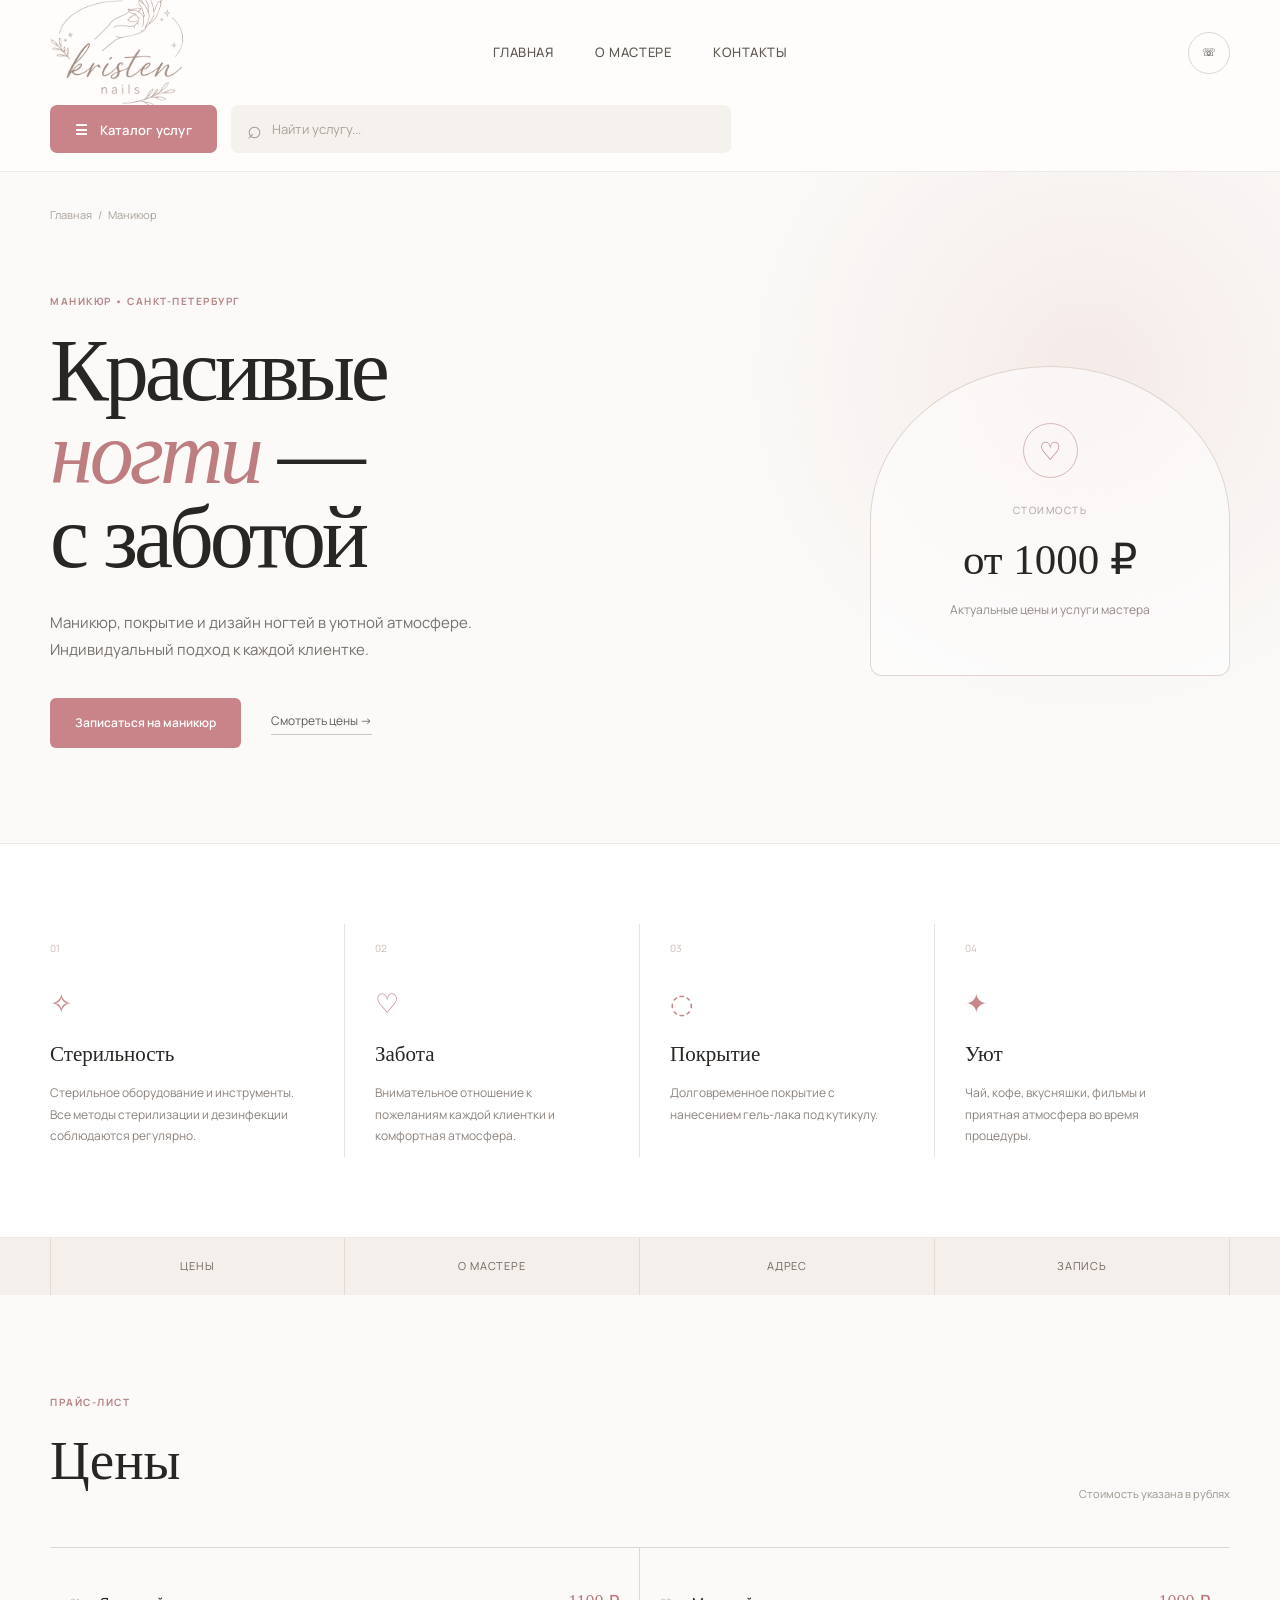
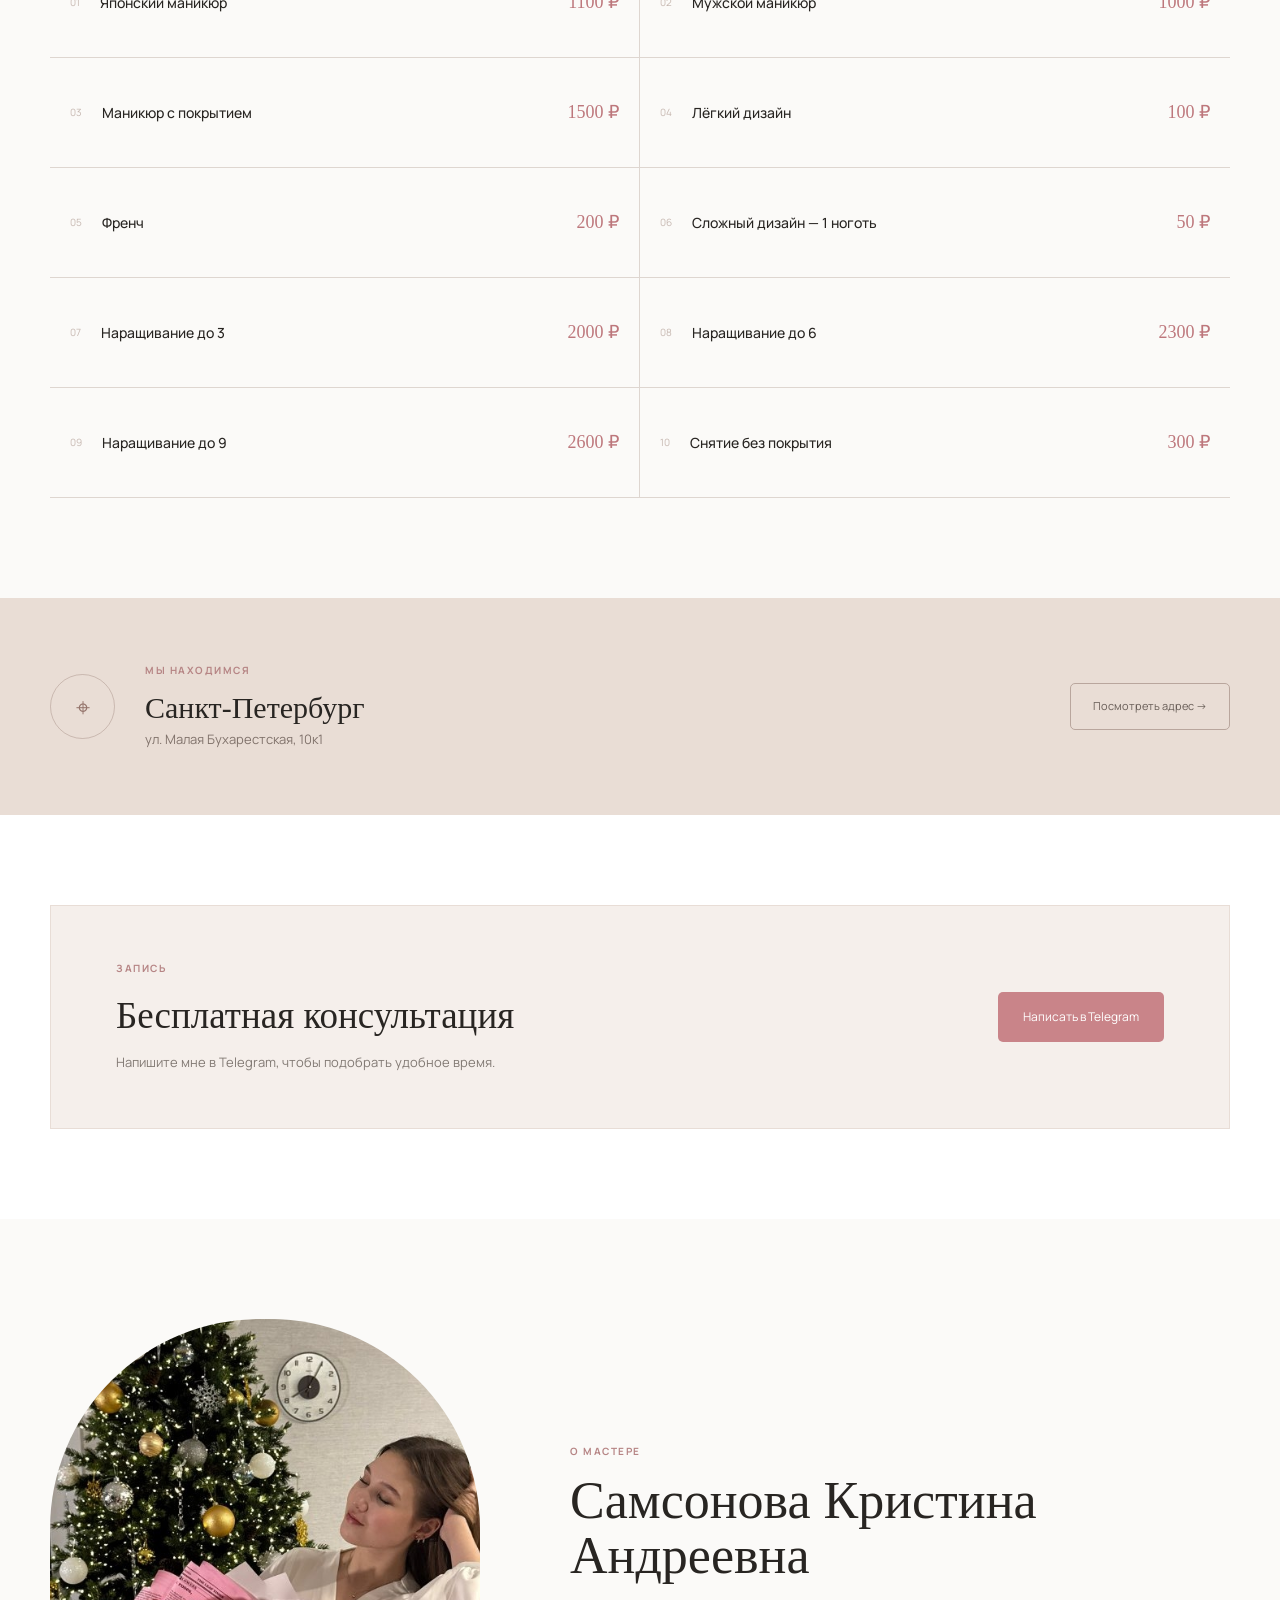
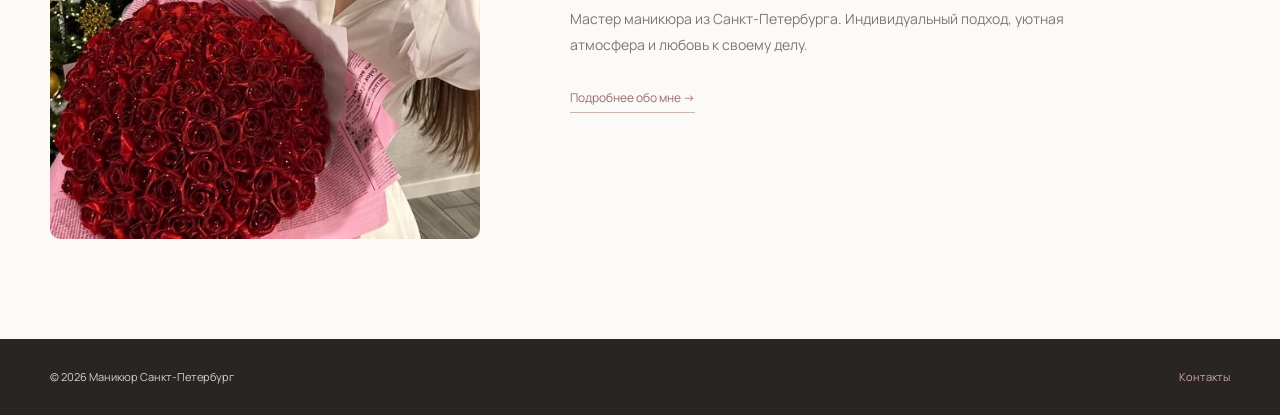
<file: index.html>
<!DOCTYPE html>
<html lang="ru">

<head>
    <meta charset="UTF-8">
    <meta name="viewport" content="width=device-width, initial-scale=1.0">

    <meta name="description"
        content="Маникюр в Санкт-Петербурге. Маникюр с покрытием, наращивание, дизайн ногтей.">

    <title>Маникюр — Санкт-Петербург</title>

    <link rel="stylesheet" href="style.css">

    <link rel="preconnect" href="https://fonts.googleapis.com">
    <link rel="preconnect" href="https://fonts.gstatic.com" crossorigin>

    <link href="https://fonts.googleapis.com/css2?family=Manrope:wght@300;400;500;600;700&display=swap"
        rel="stylesheet">
</head>

<body>

<header class="header">

    <div class="container">

        <div class="header-main">

            <!-- ЛОГОТИП -->
            <a href="index.html" class="logo">
                <img src="logo2.png" alt="Логотип">
            </a>

            <!-- НАВИГАЦИЯ -->
            <nav class="nav">
                <a href="index.html">Главная</a>
                <a href="prof.html">О мастере</a>
                <a href="contacts.html">Контакты</a>
            </nav>

            <!-- СОЦСЕТИ -->
            <div class="socials">
                <a href="https://t.me/knailss" target="_blank">☏</a>
            </div>

            <!-- BURGER -->
            <button class="burger" id="burger" aria-label="Открыть меню">
                <span></span>
                <span></span>
            </button>

        </div>


        <!-- МОБИЛЬНОЕ МЕНЮ -->
        <nav class="mobile-nav" id="mobileNav">

            <a href="index.html">Главная</a>
            <a href="prof.html">О мастере</a>
            <a href="contacts.html">Контакты</a>

            <a href="https://t.me/knailss" target="_blank">
                Записаться
            </a>

        </nav>


        <!-- ПОИСК И КАТАЛОГ -->
        <div class="tools">

            <button class="catalog-button" id="catalogButton">
                <span class="catalog-lines">☰</span>
                Каталог услуг
            </button>

            <div class="search-box">

                <span>⌕</span>

                <input
                    type="text"
                    id="searchInput"
                    placeholder="Найти услугу..."
                    autocomplete="off"
                >

                <button id="clearSearch" type="button">
                    ×
                </button>

            </div>

        </div>


        <!-- ВЫПАДАЮЩИЙ КАТАЛОГ -->
        <div class="catalog" id="catalog">

            <div class="catalog-side">

                <div class="catalog-side-title">
                    Категории
                </div>

                <button class="category active" data-category="all">
                    Все услуги
                </button>

                <button class="category" data-category="manicure">
                    Маникюр
                </button>

                <button class="category" data-category="extension">
                    Наращивание
                </button>

                <button class="category" data-category="design">
                    Дизайн
                </button>

            </div>


            <div class="catalog-content">

                <div class="catalog-top">

                    <div>
                        <span>УСЛУГИ</span>
                        <h2>Маникюр</h2>
                    </div>

                    <button id="catalogClose">
                        ×
                    </button>

                </div>


                <div class="services">


                    <!-- МАНИКЮР -->

                    <div class="service-group" data-group="manicure">

                        <h3>Маникюр</h3>

                        <button class="service">
                            <span>Японский маникюр</span>
                            <b>1100 ₽</b>
                        </button>

                        <button class="service">
                            <span>Мужской маникюр</span>
                            <b>1000 ₽</b>
                        </button>

                        <button class="service">
                            <span>Маникюр с покрытием</span>
                            <b>1500 ₽</b>
                        </button>

                        <button class="service">
                            <span>Снятие без покрытия</span>
                            <b>300 ₽</b>
                        </button>

                    </div>


                    <!-- НАРАЩИВАНИЕ -->

                    <div class="service-group" data-group="extension">

                        <h3>Наращивание</h3>

                        <button class="service">
                            <span>Наращивание до 3</span>
                            <b>2000 ₽</b>
                        </button>

                        <button class="service">
                            <span>Наращивание до 6</span>
                            <b>2300 ₽</b>
                        </button>

                        <button class="service">
                            <span>Наращивание до 9</span>
                            <b>2600 ₽</b>
                        </button>

                    </div>


                    <!-- ДИЗАЙН -->

                    <div class="service-group" data-group="design">

                        <h3>Дизайн</h3>

                        <button class="service">
                            <span>Лёгкий дизайн</span>
                            <b>100 ₽</b>
                        </button>

                        <button class="service">
                            <span>Френч</span>
                            <b>200 ₽</b>
                        </button>

                        <button class="service">
                            <span>Сложный дизайн — 1 ноготь</span>
                            <b>50 ₽</b>
                        </button>

                        <button class="service">
                            <span>Сложный дизайн — 10 ногтей</span>
                            <b>400 ₽</b>
                        </button>

                    </div>


                </div>


                <div class="empty" id="emptySearch">
                    Ничего не найдено
                </div>

            </div>

        </div>

    </div>

</header>


<!-- =====================================================
     ОСНОВНОЙ БЛОК
===================================================== -->

<main>


    <section class="intro">

        <div class="container">

            <div class="breadcrumbs">
                Главная&nbsp;&nbsp; / &nbsp;&nbsp;Маникюр
            </div>


            <div class="intro-grid">


                <div class="intro-copy">

                    <span class="eyebrow">
                        МАНИКЮР • САНКТ-ПЕТЕРБУРГ
                    </span>

                    <h1>
                        Красивые<br>
                        <em>ногти</em> —<br>
                        с заботой
                    </h1>

                    <p>
                        Маникюр, покрытие и дизайн ногтей
                        в уютной атмосфере. Индивидуальный
                        подход к каждой клиентке.
                    </p>


                    <div class="intro-actions">

                        <a
                            href="https://t.me/knailss"
                            target="_blank"
                            class="primary-button"
                        >
                            Записаться на маникюр
                        </a>

                        <a
                            href="#prices"
                            class="text-button"
                        >
                            Смотреть цены →
                        </a>

                    </div>

                </div>


                <div class="intro-card">

                    <div class="round-mark">
                        ♡
                    </div>

                    <span>
                        СТОИМОСТЬ
                    </span>

                    <strong>
                        от 1000 ₽
                    </strong>

                    <p>
                        Актуальные цены
                        и услуги мастера
                    </p>

                </div>


            </div>

        </div>

    </section>


    <!-- =================================================
         ПРЕИМУЩЕСТВА
    ================================================== -->

    <section class="advantages">

        <div class="container">

            <div class="advantages-grid">


                <article>

                    <span class="adv-number">01</span>

                    <div class="adv-icon">✧</div>

                    <h2>
                        Стерильность
                    </h2>

                    <p>
                        Стерильное оборудование
                        и инструменты. Все методы
                        стерилизации и дезинфекции
                        соблюдаются регулярно.
                    </p>

                </article>


                <article>

                    <span class="adv-number">02</span>

                    <div class="adv-icon">♡</div>

                    <h2>
                        Забота
                    </h2>

                    <p>
                        Внимательное отношение
                        к пожеланиям каждой клиентки
                        и комфортная атмосфера.
                    </p>

                </article>


                <article>

                    <span class="adv-number">03</span>

                    <div class="adv-icon">◌</div>

                    <h2>
                        Покрытие
                    </h2>

                    <p>
                        Долговременное покрытие
                        с нанесением гель-лака
                        под кутикулу.
                    </p>

                </article>


                <article>

                    <span class="adv-number">04</span>

                    <div class="adv-icon">✦</div>

                    <h2>
                        Уют
                    </h2>

                    <p>
                        Чай, кофе, вкусняшки,
                        фильмы и приятная атмосфера
                        во время процедуры.
                    </p>

                </article>


            </div>

        </div>

    </section>


    <!-- =================================================
         БЫСТРОЕ МЕНЮ
    ================================================== -->

    <div class="quick-menu">

        <div class="container">

            <a href="#prices">
                Цены
            </a>

            <a href="prof.html">
                О мастере
            </a>

            <a href="contacts.html">
                Адрес
            </a>

            <a href="https://t.me/knailss" target="_blank">
                Запись
            </a>

        </div>

    </div>


    <!-- =================================================
         ЦЕНЫ
    ================================================== -->

    <section class="prices" id="prices">

        <div class="container">

            <div class="heading-row">

                <div>

                    <span class="section-label">
                        ПРАЙС-ЛИСТ
                    </span>

                    <h2>
                        Цены
                    </h2>

                </div>

                <span class="price-note">
                    Стоимость указана в рублях
                </span>

            </div>


            <div class="price-grid">


                <div class="price-card">

                    <div>
                        <span>01</span>
                        <h3>Японский маникюр</h3>
                    </div>

                    <strong>1100 ₽</strong>

                </div>


                <div class="price-card">

                    <div>
                        <span>02</span>
                        <h3>Мужской маникюр</h3>
                    </div>

                    <strong>1000 ₽</strong>

                </div>


                <div class="price-card">

                    <div>
                        <span>03</span>
                        <h3>Маникюр с покрытием</h3>
                    </div>

                    <strong>1500 ₽</strong>

                </div>


                <div class="price-card">

                    <div>
                        <span>04</span>
                        <h3>Лёгкий дизайн</h3>
                    </div>

                    <strong>100 ₽</strong>

                </div>


                <div class="price-card">

                    <div>
                        <span>05</span>
                        <h3>Френч</h3>
                    </div>

                    <strong>200 ₽</strong>

                </div>


                <div class="price-card">

                    <div>
                        <span>06</span>
                        <h3>Сложный дизайн — 1 ноготь</h3>
                    </div>

                    <strong>50 ₽</strong>

                </div>


                <div class="price-card">

                    <div>
                        <span>07</span>
                        <h3>Наращивание до 3</h3>
                    </div>

                    <strong>2000 ₽</strong>

                </div>


                <div class="price-card">

                    <div>
                        <span>08</span>
                        <h3>Наращивание до 6</h3>
                    </div>

                    <strong>2300 ₽</strong>

                </div>


                <div class="price-card">

                    <div>
                        <span>09</span>
                        <h3>Наращивание до 9</h3>
                    </div>

                    <strong>2600 ₽</strong>

                </div>


                <div class="price-card">

                    <div>
                        <span>10</span>
                        <h3>Снятие без покрытия</h3>
                    </div>

                    <strong>300 ₽</strong>

                </div>


            </div>

        </div>

    </section>


    <!-- =================================================
         АДРЕС
    ================================================== -->

    <section class="address-banner">

        <div class="container">

            <div class="address-inner">

                <div class="address-symbol">
                    ⌖
                </div>

                <div>

                    <span class="section-label">
                        МЫ НАХОДИМСЯ
                    </span>

                    <h2>
                        Санкт-Петербург
                    </h2>

                    <p>
                        ул. Малая Бухарестская, 10к1
                    </p>

                </div>

                <a href="contacts.html">
                    Посмотреть адрес →
                </a>

            </div>

        </div>

    </section>


    <!-- =================================================
         КОНСУЛЬТАЦИЯ
    ================================================== -->

    <section class="consultation">

        <div class="container">

            <div class="consultation-inner">

                <div>

                    <span class="section-label">
                        ЗАПИСЬ
                    </span>

                    <h2>
                        Бесплатная консультация
                    </h2>

                    <p>
                        Напишите мне в Telegram,
                        чтобы подобрать удобное время.
                    </p>

                </div>

                <a
                    href="https://t.me/knailss"
                    target="_blank"
                >
                    Написать в Telegram
                </a>

            </div>

        </div>

    </section>


    <!-- =================================================
         МАСТЕР
    ================================================== -->

    <section class="master">

        <div class="container">

            <div class="master-inner">

                <img
                    src="QUYwbh_BqL1K_wieICCinZKc6tBYNd3RIi4gTvfKGK7SWs1xB9AqGP8sX1YcVh6VlB4GwgbgYgaNSH38DUnSvkaX.jpg"
                    alt="Кристина — мастер маникюра"
                >


                <div class="master-info">

                    <span class="section-label">
                        О МАСТЕРЕ
                    </span>

                    <h2>
                        Самсонова
                        Кристина
                        Андреевна
                    </h2>

                    <p>
                        Мастер маникюра из Санкт-Петербурга.
                        Индивидуальный подход, уютная атмосфера
                        и любовь к своему делу.
                    </p>

                    <a href="prof.html">
                        Подробнее обо мне →
                    </a>

                </div>

            </div>

        </div>

    </section>


</main>


<!-- =====================================================
     FOOTER
===================================================== -->

<footer class="footer">

    <div class="container">

        <span>
            © 2026 Маникюр Санкт-Петербург
        </span>

        <a href="contacts.html">
            Контакты
        </a>

    </div>

</footer>


<script>

const catalogButton = document.getElementById("catalogButton");
const catalog = document.getElementById("catalog");
const catalogClose = document.getElementById("catalogClose");

const searchInput = document.getElementById("searchInput");
const clearSearch = document.getElementById("clearSearch");
const emptySearch = document.getElementById("emptySearch");

const categories = document.querySelectorAll(".category");
const serviceGroups = document.querySelectorAll(".service-group");
const services = document.querySelectorAll(".service");

const burger = document.getElementById("burger");
const mobileNav = document.getElementById("mobileNav");


/* КАТАЛОГ */

catalogButton.addEventListener("click", function () {
    catalog.classList.toggle("open");
});


catalogClose.addEventListener("click", function () {
    catalog.classList.remove("open");
});


/* КАТЕГОРИИ */

categories.forEach(function (button) {

    button.addEventListener("click", function () {

        categories.forEach(function (item) {
            item.classList.remove("active");
        });

        button.classList.add("active");

        const category = button.dataset.category;

        serviceGroups.forEach(function (group) {

            if (category === "all") {
                group.style.display = "";
            } else {
                group.style.display =
                    group.dataset.group === category
                        ? ""
                        : "none";
            }

        });

    });

});


/* ПОИСК */

searchInput.addEventListener("input", function () {

    const value = searchInput.value.toLowerCase().trim();

    let found = 0;

    services.forEach(function (service) {

        const text = service.innerText.toLowerCase();

        if (text.includes(value)) {
            service.style.display = "";
            found++;
        } else {
            service.style.display = "none";
        }

    });


    if (value.length > 0) {
        clearSearch.classList.add("show");
        catalog.classList.add("open");
    } else {
        clearSearch.classList.remove("show");
    }


    if (found === 0 && value.length > 0) {
        emptySearch.classList.add("show");
    } else {
        emptySearch.classList.remove("show");
    }

});


clearSearch.addEventListener("click", function () {

    searchInput.value = "";

    clearSearch.classList.remove("show");

    emptySearch.classList.remove("show");

    services.forEach(function (service) {
        service.style.display = "";
    });

});


/* МОБИЛЬНОЕ МЕНЮ */

burger.addEventListener("click", function () {

    mobileNav.classList.toggle("open");

});


/* ЗАКРЫТИЕ КАТАЛОГА ПРИ КЛИКЕ СНАРУЖИ */

document.addEventListener("click", function (event) {

    if (
        catalog.classList.contains("open") &&
        !catalog.contains(event.target) &&
        !catalogButton.contains(event.target) &&
        !searchInput.contains(event.target)
    ) {
        catalog.classList.remove("open");
    }

});

</script>

</body>
</html>
</file>
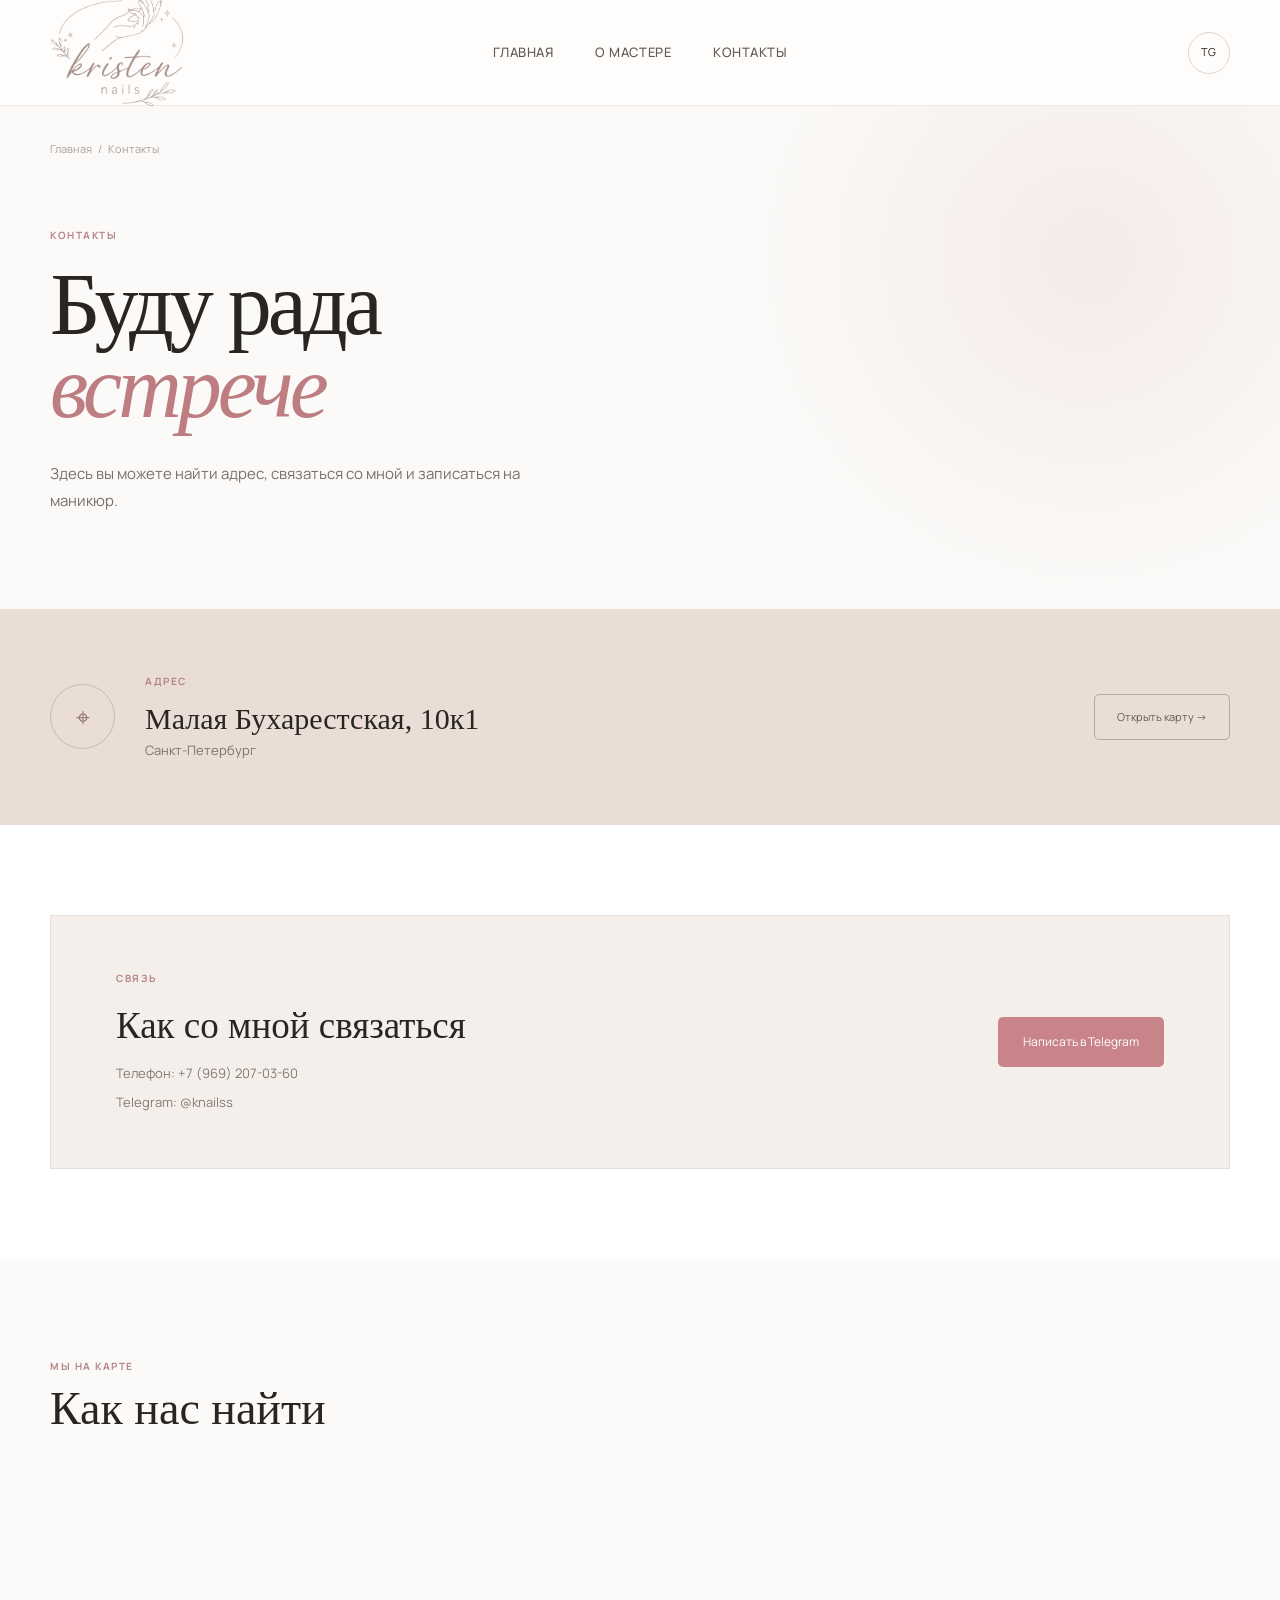
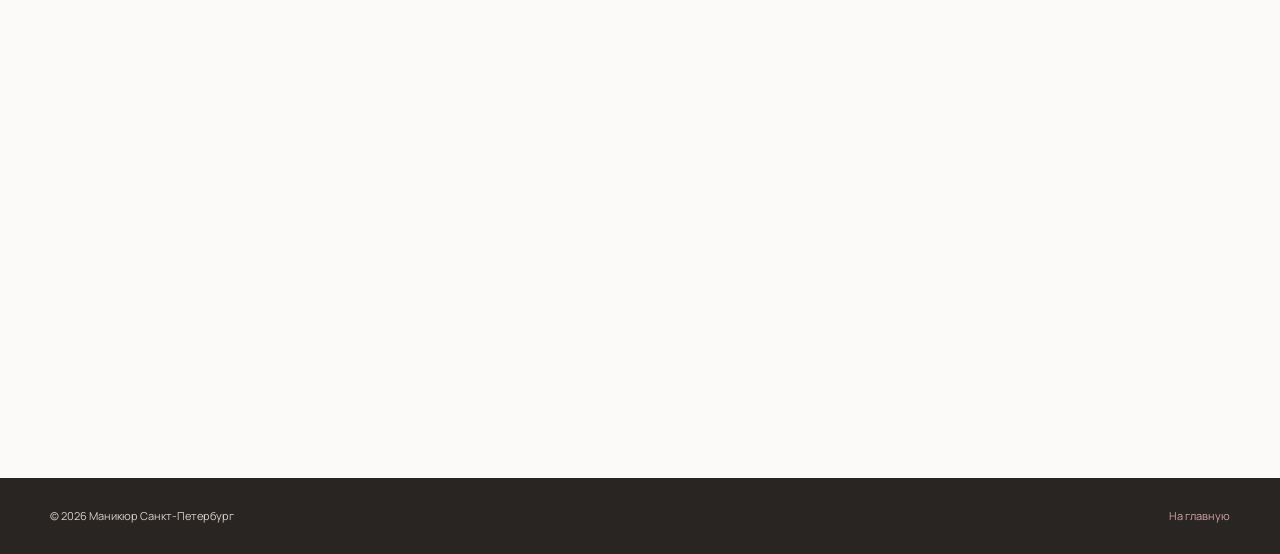
<file: contacts.html>
<!DOCTYPE html>
<html lang="ru">

<head>

    <meta charset="UTF-8">
    <meta name="viewport" content="width=device-width, initial-scale=1.0">

    <title>Контакты — Маникюр Санкт-Петербург</title>

    <link rel="stylesheet" href="style.css">

    <link rel="preconnect" href="https://fonts.googleapis.com">
    <link rel="preconnect" href="https://fonts.gstatic.com" crossorigin>

    <link href="https://fonts.googleapis.com/css2?family=Manrope:wght@300;400;500;600;700&display=swap"
        rel="stylesheet">

</head>

<body>


<header class="header">

    <div class="container">

        <div class="header-main">

            <a href="index.html" class="logo">
                <img src="logo2.png" alt="Логотип">
            </a>


            <nav class="nav">

                <a href="index.html">
                    Главная
                </a>

                <a href="prof.html">
                    О мастере
                </a>

                <a href="contacts.html">
                    Контакты
                </a>

            </nav>


            <div class="socials">

                <a href="https://t.me/knailss" target="_blank">
                    TG
                </a>

            </div>


            <button class="burger" id="burger">
                <span></span>
                <span></span>
            </button>

        </div>


        <nav class="mobile-nav" id="mobileNav">

            <a href="index.html">
                Главная
            </a>

            <a href="prof.html">
                О мастере
            </a>

            <a href="contacts.html">
                Контакты
            </a>

            <a href="https://t.me/knailss" target="_blank">
                Записаться
            </a>

        </nav>

    </div>

</header>


<main>


    <section class="intro">

        <div class="container">

            <div class="breadcrumbs">
                Главная&nbsp;&nbsp; / &nbsp;&nbsp;Контакты
            </div>


            <div class="intro-copy">

                <span class="eyebrow">
                    КОНТАКТЫ
                </span>

                <h1>
                    Буду рада<br>
                    <em>встрече</em>
                </h1>

                <p>
                    Здесь вы можете найти адрес,
                    связаться со мной и записаться
                    на маникюр.
                </p>

            </div>

        </div>

    </section>


    <section class="address-banner">

        <div class="container">

            <div class="address-inner">

                <div class="address-symbol">
                    ⌖
                </div>

                <div>

                    <span class="section-label">
                        АДРЕС
                    </span>

                    <h2>
                        Малая Бухарестская, 10к1
                    </h2>

                    <p>
                        Санкт-Петербург
                    </p>

                </div>

                <a
                    href="https://yandex.ru/maps/?ll=30.4016%2C59.8616&z=17&text=Малая%20Бухарестская%2010к1"
                    target="_blank"
                >
                    Открыть карту →
                </a>

            </div>

        </div>

    </section>


    <section class="consultation">

        <div class="container">

            <div class="consultation-inner">

                <div>

                    <span class="section-label">
                        СВЯЗЬ
                    </span>

                    <h2>
                        Как со мной связаться
                    </h2>

                    <p>
                        Телефон:
                        +7 (969) 207-03-60
                    </p>

                    <p>
                        Telegram:
                        @knailss
                    </p>

                </div>


                <a
                    href="https://t.me/knailss"
                    target="_blank"
                >
                    Написать в Telegram
                </a>

            </div>

        </div>

    </section>


    <section class="master">

        <div class="container">

            <span class="section-label">
                МЫ НА КАРТЕ
            </span>


            <h2 style="font-family: Georgia, serif; font-size: 46px; font-weight: 400; margin-bottom: 35px;">
                Как нас найти
            </h2>


            <iframe
                src="https://yandex.ru/map-widget/v1/?ll=30.4016%2C59.8616&z=17&text=Малая%20Бухарестская%2010к1"
                width="100%"
                height="500"
                frameborder="0"
                title="Местоположение на карте"
                style="border:0; border-radius:12px;"
            >
            </iframe>

        </div>

    </section>


</main>


<footer class="footer">

    <div class="container">

        <span>
            © 2026 Маникюр Санкт-Петербург
        </span>

        <a href="index.html">
            На главную
        </a>

    </div>

</footer>


<script>

const burger = document.getElementById("burger");
const mobileNav = document.getElementById("mobileNav");

burger.addEventListener("click", function () {
    mobileNav.classList.toggle("open");
});

</script>


</body>
</html>
</file>
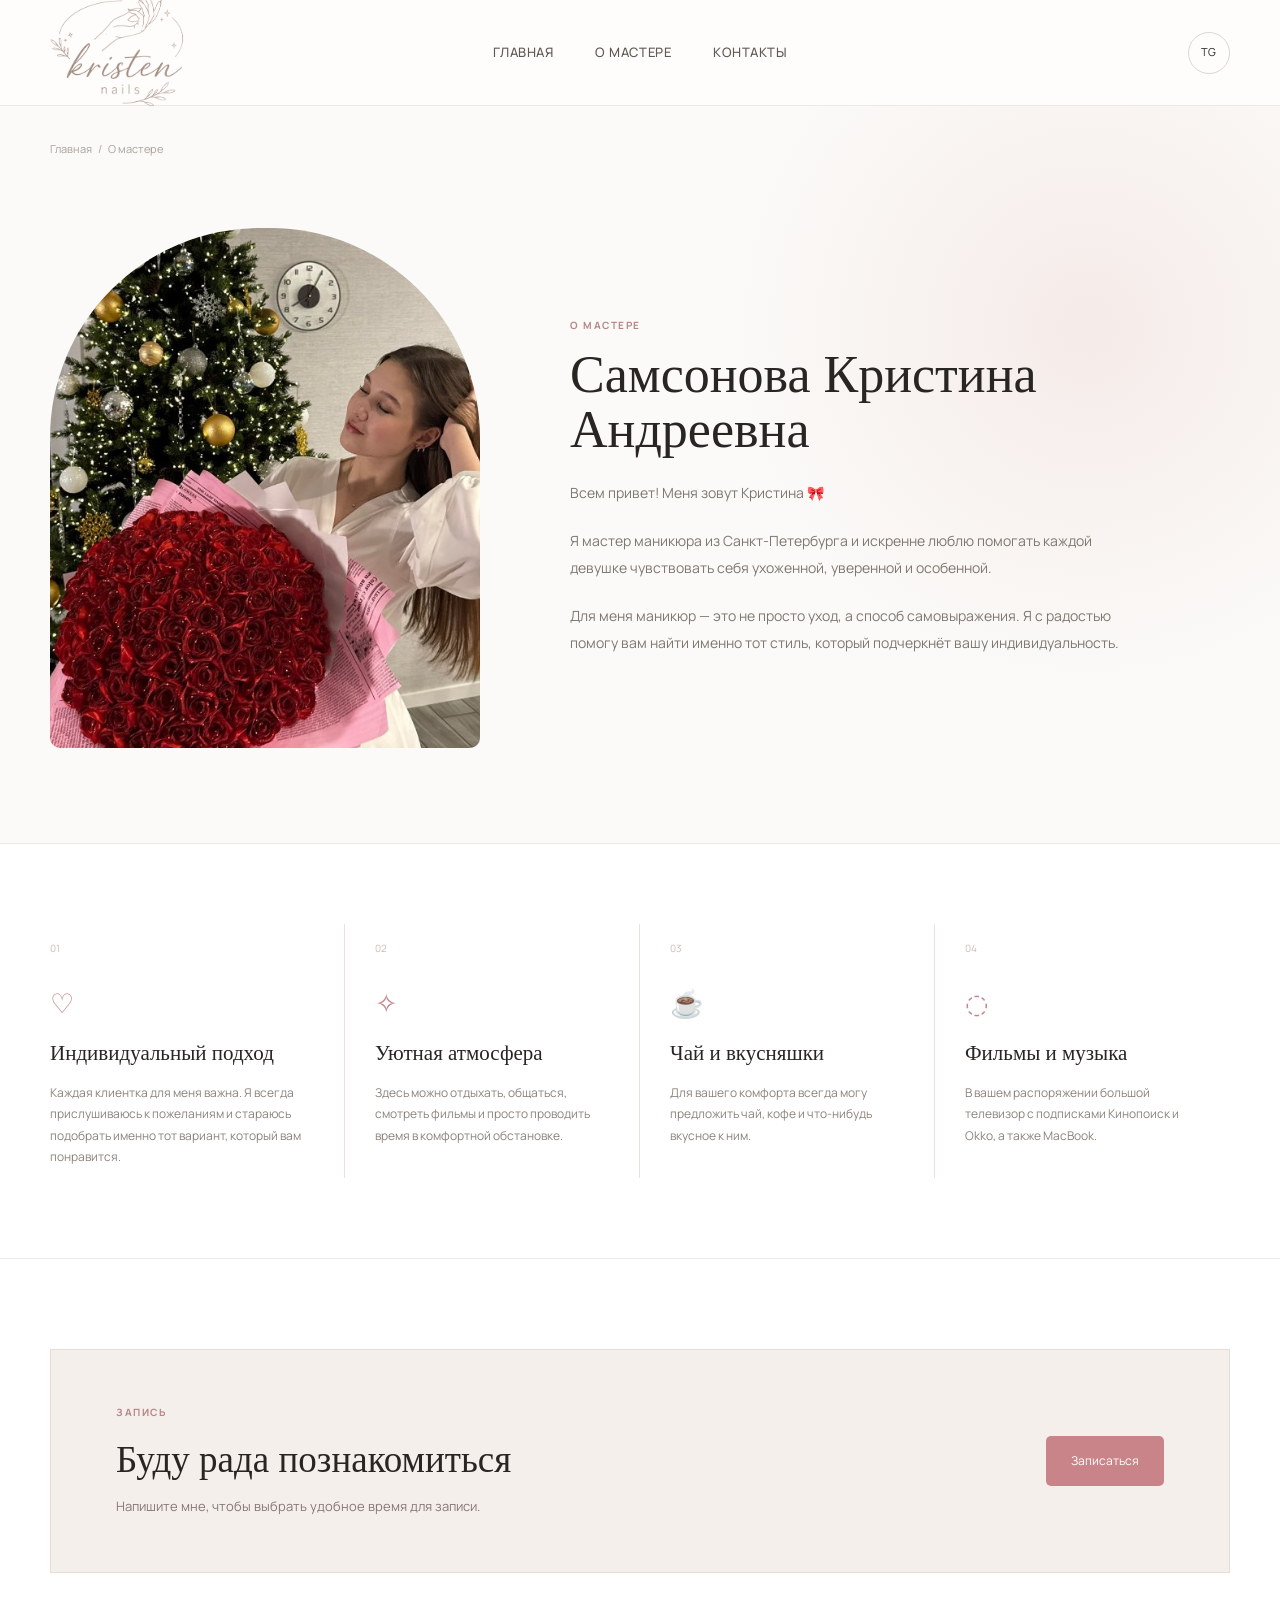
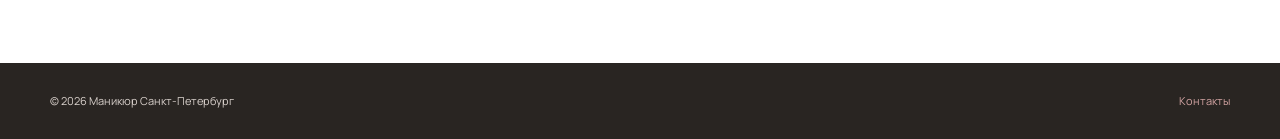
<file: prof.html>
<!DOCTYPE html>
<html lang="ru">

<head>

    <meta charset="UTF-8">
    <meta name="viewport" content="width=device-width, initial-scale=1.0">

    <title>О мастере — Кристина</title>

    <link rel="stylesheet" href="style.css">

    <link rel="preconnect" href="https://fonts.googleapis.com">
    <link rel="preconnect" href="https://fonts.gstatic.com" crossorigin>

    <link href="https://fonts.googleapis.com/css2?family=Manrope:wght@300;400;500;600;700&display=swap"
        rel="stylesheet">

</head>

<body>


<header class="header">

    <div class="container">

        <div class="header-main">

            <a href="index.html" class="logo">

                <img
                    src="logo2.png"
                    alt="Логотип"
                >

            </a>


            <nav class="nav">

                <a href="index.html">
                    Главная
                </a>

                <a href="prof.html">
                    О мастере
                </a>

                <a href="contacts.html">
                    Контакты
                </a>

            </nav>


            <div class="socials">

                <a
                    href="https://t.me/knailss"
                    target="_blank"
                >
                    TG
                </a>

            </div>


            <button class="burger" id="burger">

                <span></span>
                <span></span>

            </button>

        </div>


        <nav class="mobile-nav" id="mobileNav">

            <a href="index.html">
                Главная
            </a>

            <a href="prof.html">
                О мастере
            </a>

            <a href="contacts.html">
                Контакты
            </a>

            <a
                href="https://t.me/knailss"
                target="_blank"
            >
                Записаться
            </a>

        </nav>

    </div>

</header>


<main>


    <section class="intro">

        <div class="container">

            <div class="breadcrumbs">
                Главная&nbsp;&nbsp; / &nbsp;&nbsp;О мастере
            </div>


            <div class="master-inner">


                <img
                    src="QUYwbh_BqL1K_wieICCinZKc6tBYNd3RIi4gTvfKGK7SWs1xB9AqGP8sX1YcVh6VlB4GwgbgYgaNSH38DUnSvkaX.jpg"
                    alt="Кристина — мастер маникюра"
                >


                <div class="master-info">

                    <span class="section-label">
                        О МАСТЕРЕ
                    </span>

                    <h2>
                        Самсонова
                        Кристина
                        Андреевна
                    </h2>

                    <p>
                        Всем привет! Меня зовут Кристина 🎀
                    </p>

                    <p>
                        Я мастер маникюра из Санкт-Петербурга
                        и искренне люблю помогать каждой девушке
                        чувствовать себя ухоженной, уверенной
                        и особенной.
                    </p>

                    <p>
                        Для меня маникюр — это не просто уход,
                        а способ самовыражения. Я с радостью
                        помогу вам найти именно тот стиль,
                        который подчеркнёт вашу индивидуальность.
                    </p>

                </div>


            </div>

        </div>

    </section>


    <section class="advantages">

        <div class="container">

            <div class="advantages-grid">


                <article>

                    <span class="adv-number">
                        01
                    </span>

                    <div class="adv-icon">
                        ♡
                    </div>

                    <h2>
                        Индивидуальный подход
                    </h2>

                    <p>
                        Каждая клиентка для меня важна.
                        Я всегда прислушиваюсь к пожеланиям
                        и стараюсь подобрать именно тот
                        вариант, который вам понравится.
                    </p>

                </article>


                <article>

                    <span class="adv-number">
                        02
                    </span>

                    <div class="adv-icon">
                        ✧
                    </div>

                    <h2>
                        Уютная атмосфера
                    </h2>

                    <p>
                        Здесь можно отдыхать, общаться,
                        смотреть фильмы и просто проводить
                        время в комфортной обстановке.
                    </p>

                </article>


                <article>

                    <span class="adv-number">
                        03
                    </span>

                    <div class="adv-icon">
                        ☕
                    </div>

                    <h2>
                        Чай и вкусняшки
                    </h2>

                    <p>
                        Для вашего комфорта всегда могу
                        предложить чай, кофе и что-нибудь
                        вкусное к ним.
                    </p>

                </article>


                <article>

                    <span class="adv-number">
                        04
                    </span>

                    <div class="adv-icon">
                        ◌
                    </div>

                    <h2>
                        Фильмы и музыка
                    </h2>

                    <p>
                        В вашем распоряжении большой
                        телевизор с подписками Кинопоиск
                        и Okko, а также MacBook.
                    </p>

                </article>


            </div>

        </div>

    </section>


    <section class="consultation">

        <div class="container">

            <div class="consultation-inner">

                <div>

                    <span class="section-label">
                        ЗАПИСЬ
                    </span>

                    <h2>
                        Буду рада познакомиться
                    </h2>

                    <p>
                        Напишите мне, чтобы выбрать
                        удобное время для записи.
                    </p>

                </div>


                <a
                    href="https://t.me/knailss"
                    target="_blank"
                >
                    Записаться
                </a>

            </div>

        </div>

    </section>


</main>


<footer class="footer">

    <div class="container">

        <span>
            © 2026 Маникюр Санкт-Петербург
        </span>

        <a href="contacts.html">
            Контакты
        </a>

    </div>

</footer>


<script>

const burger = document.getElementById("burger");
const mobileNav = document.getElementById("mobileNav");

burger.addEventListener("click", function () {

    mobileNav.classList.toggle("open");

});

</script>


</body>
</html>
</file>
<file: style.css>
/* =====================================================
   ОСНОВНЫЕ НАСТРОЙКИ
===================================================== */

* {
    margin: 0;
    padding: 0;
    box-sizing: border-box;
}

html {
    scroll-behavior: smooth;
}

body {
    font-family: "Manrope", sans-serif;
    background: #fbfaf8;
    color: #282522;
    line-height: 1.5;
}

body,
button,
input {
    font-family: "Manrope", sans-serif;
}

a {
    color: inherit;
    text-decoration: none;
}

button {
    border: none;
    cursor: pointer;
}

img {
    max-width: 100%;
    display: block;
}

.container {
    width: min(1180px, calc(100% - 50px));
    margin: 0 auto;
}


/* =====================================================
   HEADER
===================================================== */

.header {
    background: #fffdfb;
    position: relative;
    z-index: 100;
    border-bottom: 1px solid #eee9e4;
}

.header-main {
    height: 105px;
    display: flex;
    align-items: center;
    justify-content: space-between;
    gap: 40px;
}


/* ЛОГО */

.logo {
    display: flex;
    align-items: center;
    width: 170px;
    flex-shrink: 0;
}

.logo img {
    width: 145px;
    height: auto;
    object-fit: contain;
}


/* НАВИГАЦИЯ */

.nav {
    display: flex;
    align-items: center;
    justify-content: center;
    gap: 42px;
    flex: 1;
}

.nav a {
    position: relative;
    font-size: 13px;
    font-weight: 500;
    letter-spacing: 0.04em;
    text-transform: uppercase;
    color: #5f5954;
    transition: color 0.25s ease;
}

.nav a::after {
    content: "";
    position: absolute;
    left: 0;
    bottom: -8px;
    width: 0;
    height: 1px;
    background: #c99091;
    transition: width 0.25s ease;
}

.nav a:hover {
    color: #c4777c;
}

.nav a:hover::after {
    width: 100%;
}


/* СОЦСЕТИ */

.socials {
    width: 170px;
    display: flex;
    justify-content: flex-end;
}

.socials a {
    width: 42px;
    height: 42px;
    border: 1px solid #ded6d0;
    border-radius: 50%;
    display: flex;
    justify-content: center;
    align-items: center;
    font-size: 11px;
    letter-spacing: 0.05em;
    transition: all 0.25s ease;
}

.socials a:hover {
    background: #c98c8e;
    color: white;
    border-color: #c98c8e;
}


/* =====================================================
   BURGER
===================================================== */

.burger {
    display: none;
    width: 44px;
    height: 44px;
    background: transparent;
    border: 1px solid #ded6d0;
    border-radius: 50%;
    padding: 11px;
}

.burger span {
    display: block;
    width: 100%;
    height: 1px;
    background: #393431;
    margin: 5px 0;
}


/* =====================================================
   MOBILE NAV
===================================================== */

.mobile-nav {
    display: none;
}


/* =====================================================
   TOOLS
===================================================== */

.tools {
    display: flex;
    align-items: center;
    gap: 14px;
    padding-bottom: 18px;
}


/* КНОПКА КАТАЛОГА */

.catalog-button {
    height: 48px;
    padding: 0 25px;
    background: #c98489;
    color: #fff;
    border-radius: 7px;
    font-size: 13px;
    font-weight: 600;
    letter-spacing: 0.02em;
    transition: all 0.25s ease;
}

.catalog-button:hover {
    background: #b87378;
    transform: translateY(-1px);
}

.catalog-lines {
    margin-right: 8px;
    font-size: 14px;
}


/* ПОИСК */

.search-box {
    height: 48px;
    max-width: 500px;
    flex: 1;
    background: #f5f1ed;
    border: 1px solid transparent;
    border-radius: 7px;
    display: flex;
    align-items: center;
    padding: 0 15px;
    color: #a39b95;
    transition: all 0.25s ease;
}

.search-box:focus-within {
    background: #fff;
    border-color: #dcc5c2;
}

.search-box > span {
    font-size: 25px;
    line-height: 0;
    margin-right: 10px;
}

.search-box input {
    width: 100%;
    border: 0;
    outline: 0;
    background: transparent;
    font-size: 13px;
    color: #383330;
}

.search-box input::placeholder {
    color: #aaa19b;
}

#clearSearch {
    display: none;
    background: transparent;
    color: #a69d97;
    font-size: 22px;
}

#clearSearch.show {
    display: block;
}


/* =====================================================
   КАТАЛОГ
===================================================== */

.catalog {
    position: absolute;
    left: 50%;
    top: 175px;
    transform: translateX(-50%) translateY(-10px);
    width: min(1050px, calc(100% - 50px));
    min-height: 450px;
    background: #fff;
    border: 1px solid #ebe4df;
    border-radius: 12px;
    box-shadow: 0 25px 70px rgba(55, 43, 38, 0.15);
    display: grid;
    grid-template-columns: 240px 1fr;
    overflow: hidden;
    opacity: 0;
    visibility: hidden;
    pointer-events: none;
    transition: all 0.25s ease;
}

.catalog.open {
    opacity: 1;
    visibility: visible;
    pointer-events: auto;
    transform: translateX(-50%) translateY(0);
}


/* Левая часть */

.catalog-side {
    background: #f6f0ec;
    padding: 30px 20px;
}

.catalog-side-title {
    color: #9d918a;
    font-size: 10px;
    font-weight: 600;
    text-transform: uppercase;
    letter-spacing: 0.12em;
    margin-bottom: 22px;
}

.category {
    display: block;
    width: 100%;
    text-align: left;
    background: transparent;
    padding: 13px 15px;
    margin-bottom: 4px;
    border-radius: 6px;
    color: #645d58;
    font-size: 13px;
    transition: all 0.2s ease;
}

.category:hover {
    background: rgba(255,255,255,0.7);
}

.category.active {
    background: #fff;
    color: #bd7479;
}


/* Правая часть */

.catalog-content {
    padding: 30px 35px;
}

.catalog-top {
    display: flex;
    justify-content: space-between;
    align-items: flex-start;
    padding-bottom: 22px;
    border-bottom: 1px solid #eee8e4;
}

.catalog-top span {
    color: #b9aaa2;
    font-size: 10px;
    font-weight: 600;
    letter-spacing: 0.12em;
}

.catalog-top h2 {
    margin-top: 5px;
    font-family: Georgia, serif;
    font-size: 31px;
    font-weight: 400;
}

#catalogClose {
    width: 35px;
    height: 35px;
    border-radius: 50%;
    background: #f5f0ec;
    color: #77706b;
    font-size: 21px;
    transition: all 0.2s ease;
}

#catalogClose:hover {
    background: #c98489;
    color: white;
}


/* Услуги */

.services {
    display: grid;
    grid-template-columns: repeat(2, 1fr);
    gap: 35px;
    padding-top: 25px;
}

.service-group h3 {
    font-family: Georgia, serif;
    font-size: 19px;
    font-weight: 400;
    color: #bf777d;
    margin-bottom: 10px;
}

.service {
    width: 100%;
    display: flex;
    justify-content: space-between;
    align-items: center;
    gap: 15px;
    padding: 10px 0;
    background: transparent;
    border-bottom: 1px solid #f0ebe7;
    text-align: left;
    color: #625c57;
    font-size: 12px;
    transition: color 0.2s ease;
}

.service:hover {
    color: #bd7479;
}

.service b {
    white-space: nowrap;
    color: #33302e;
    font-size: 12px;
    font-weight: 600;
}

.empty {
    display: none;
    padding-top: 35px;
    color: #aaa19c;
    font-size: 14px;
}

.empty.show {
    display: block;
}


/* =====================================================
   INTRO
===================================================== */

.intro {
    padding: 35px 0 95px;
    background:
        radial-gradient(
            circle at 85% 30%,
            rgba(226, 190, 185, 0.25),
            transparent 30%
        ),
        #fbfaf8;
}

.breadcrumbs {
    color: #aaa19b;
    font-size: 11px;
    margin-bottom: 70px;
}

.intro-grid {
    display: grid;
    grid-template-columns: 1fr 360px;
    gap: 100px;
    align-items: center;
}

.eyebrow,
.section-label {
    display: block;
    color: #b68585;
    font-size: 10px;
    font-weight: 700;
    letter-spacing: 0.15em;
    text-transform: uppercase;
}

.intro-copy h1 {
    margin-top: 20px;
    font-family: Georgia, "Times New Roman", serif;
    font-size: clamp(55px, 7vw, 88px);
    line-height: 0.95;
    font-weight: 400;
    letter-spacing: -0.045em;
}

.intro-copy h1 em {
    color: #bd7d81;
    font-style: italic;
}

.intro-copy p {
    max-width: 480px;
    margin-top: 30px;
    color: #77706b;
    font-size: 15px;
    line-height: 1.8;
}


/* Кнопки */

.intro-actions {
    display: flex;
    align-items: center;
    gap: 30px;
    margin-top: 35px;
}

.primary-button {
    padding: 16px 25px;
    background: #c98489;
    color: #fff;
    border-radius: 6px;
    font-size: 12px;
    font-weight: 600;
    transition: all 0.25s ease;
}

.primary-button:hover {
    background: #b77378;
    transform: translateY(-2px);
    box-shadow: 0 8px 20px rgba(185, 113, 120, 0.2);
}

.text-button {
    color: #625b56;
    font-size: 12px;
    border-bottom: 1px solid #cfc5bf;
    padding-bottom: 4px;
    transition: color 0.2s ease;
}

.text-button:hover {
    color: #bd7479;
}


/* Карточка */

.intro-card {
    min-height: 310px;
    border: 1px solid #dfd5ce;
    background: rgba(255,255,255,0.55);
    border-radius: 50% 50% 12px 12px;
    padding: 55px 40px;
    display: flex;
    flex-direction: column;
    align-items: center;
    justify-content: center;
    text-align: center;
}

.round-mark {
    width: 55px;
    height: 55px;
    border: 1px solid #d7b9b7;
    border-radius: 50%;
    display: flex;
    justify-content: center;
    align-items: center;
    color: #bd7b80;
    font-size: 25px;
    margin-bottom: 25px;
}

.intro-card > span {
    color: #aaa09a;
    font-size: 10px;
    letter-spacing: 0.15em;
}

.intro-card strong {
    margin-top: 10px;
    font-family: Georgia, serif;
    font-size: 43px;
    font-weight: 400;
}

.intro-card p {
    margin-top: 8px;
    color: #938a84;
    font-size: 12px;
}


/* =====================================================
   ADVANTAGES
===================================================== */

.advantages {
    background: #fff;
    padding: 80px 0;
    border-top: 1px solid #eee8e4;
    border-bottom: 1px solid #eee8e4;
}

.advantages-grid {
    display: grid;
    grid-template-columns: repeat(4, 1fr);
}

.advantages article {
    position: relative;
    padding: 10px 35px 10px 30px;
    border-right: 1px solid #e9e2dd;
}

.advantages article:first-child {
    padding-left: 0;
}

.advantages article:last-child {
    border-right: 0;
}

.adv-number {
    color: #c9bbb4;
    font-size: 10px;
}

.adv-icon {
    margin: 25px 0 15px;
    color: #c6878a;
    font-size: 27px;
}

.advantages h2 {
    font-family: Georgia, serif;
    font-weight: 400;
    font-size: 21px;
}

.advantages p {
    margin-top: 12px;
    color: #8b827c;
    font-size: 12px;
    line-height: 1.8;
}


/* =====================================================
   QUICK MENU
===================================================== */

.quick-menu {
    background: #f4efeb;
}

.quick-menu .container {
    display: grid;
    grid-template-columns: repeat(4, 1fr);
}

.quick-menu a {
    text-align: center;
    padding: 20px;
    border-right: 1px solid #e2dad4;
    color: #6e6761;
    font-size: 11px;
    text-transform: uppercase;
    letter-spacing: 0.08em;
    transition: all 0.2s ease;
}

.quick-menu a:first-child {
    border-left: 1px solid #e2dad4;
}

.quick-menu a:hover {
    background: #fff;
    color: #bc7479;
}


/* =====================================================
   PRICES
===================================================== */

.prices {
    padding: 100px 0;
    background: #fbfaf8;
}

.heading-row {
    display: flex;
    justify-content: space-between;
    align-items: end;
    margin-bottom: 45px;
}

.heading-row h2 {
    margin-top: 10px;
    font-family: Georgia, serif;
    font-size: 55px;
    font-weight: 400;
}

.price-note {
    color: #9c938d;
    font-size: 11px;
}

.price-grid {
    display: grid;
    grid-template-columns: repeat(2, 1fr);
    border-top: 1px solid #ded6d0;
}

.price-card {
    min-height: 110px;
    display: flex;
    align-items: center;
    justify-content: space-between;
    gap: 30px;
    padding: 25px 20px;
    border-bottom: 1px solid #ded6d0;
    transition: all 0.2s ease;
}

.price-card:nth-child(odd) {
    border-right: 1px solid #ded6d0;
}

.price-card:hover {
    background: #fff;
    padding-left: 27px;
}

.price-card div {
    display: flex;
    align-items: center;
    gap: 20px;
}

.price-card span {
    color: #c6b7b0;
    font-size: 10px;
}

.price-card h3 {
    font-size: 14px;
    font-weight: 500;
}

.price-card strong {
    white-space: nowrap;
    color: #bd777c;
    font-family: Georgia, serif;
    font-size: 18px;
    font-weight: 400;
}


/* =====================================================
   ADDRESS
===================================================== */

.address-banner {
    padding: 65px 0;
    background: #e9ddd5;
}

.address-inner {
    display: flex;
    align-items: center;
    gap: 30px;
}

.address-symbol {
    width: 65px;
    height: 65px;
    border: 1px solid rgba(130,100,90,0.3);
    border-radius: 50%;
    display: flex;
    align-items: center;
    justify-content: center;
    color: #95756c;
    font-size: 25px;
    flex-shrink: 0;
}

.address-inner h2 {
    margin-top: 7px;
    font-family: Georgia, serif;
    font-size: 30px;
    font-weight: 400;
}

.address-inner p {
    color: #81736c;
    font-size: 13px;
}

.address-inner > a {
    margin-left: auto;
    padding: 14px 22px;
    border: 1px solid #b9a69d;
    border-radius: 5px;
    color: #685d57;
    font-size: 11px;
    transition: all 0.2s ease;
}

.address-inner > a:hover {
    background: #fff;
    border-color: #fff;
}


/* =====================================================
   CONSULTATION
===================================================== */

.consultation {
    padding: 90px 0;
    background: #fff;
}

.consultation-inner {
    padding: 55px 65px;
    background: #f5efeb;
    border: 1px solid #e8ddd6;
    display: flex;
    align-items: center;
    justify-content: space-between;
    gap: 40px;
}

.consultation h2 {
    margin-top: 12px;
    font-family: Georgia, serif;
    font-size: 37px;
    font-weight: 400;
}

.consultation p {
    margin-top: 10px;
    color: #827a74;
    font-size: 13px;
}

.consultation-inner > a {
    padding: 16px 25px;
    background: #c98489;
    color: #fff;
    border-radius: 5px;
    font-size: 12px;
    white-space: nowrap;
    transition: all 0.2s ease;
}

.consultation-inner > a:hover {
    background: #b67378;
}


/* =====================================================
   MASTER
===================================================== */

.master {
    padding: 100px 0;
    background: #fbfaf8;
}

.master-inner {
    display: grid;
    grid-template-columns: 430px 1fr;
    gap: 90px;
    align-items: center;
}

.master-inner > img {
    width: 100%;
    height: 520px;
    object-fit: cover;
    border-radius: 210px 210px 10px 10px;
}

.master-info h2 {
    margin-top: 15px;
    font-family: Georgia, serif;
    font-size: 52px;
    line-height: 1.05;
    font-weight: 400;
}

.master-info p {
    margin-top: 22px;
    max-width: 550px;
    color: #7f7771;
    font-size: 14px;
    line-height: 1.9;
}

.master-info a {
    display: inline-block;
    margin-top: 30px;
    padding-bottom: 5px;
    border-bottom: 1px solid #c9b7b0;
    color: #9c696d;
    font-size: 12px;
}


/* =====================================================
   FOOTER
===================================================== */

.footer {
    background: #292522;
    color: #d8d0cb;
    padding: 30px 0;
}

.footer .container {
    display: flex;
    justify-content: space-between;
    align-items: center;
}

.footer span,
.footer a {
    font-size: 11px;
}

.footer a {
    color: #d3a4a3;
}

.footer a:hover {
    color: white;
}


/* =====================================================
   КАРТА
===================================================== */

.master iframe {
    display: block;
    width: 100%;
    border: 0;
    border-radius: 12px;
}


/* =====================================================
   АДАПТИВ — ПЛАНШЕТ
===================================================== */

@media (max-width: 900px) {

    .container {
        width: min(100% - 35px, 700px);
    }

    .header-main {
        height: 85px;
    }

    .logo {
        width: auto;
    }

    .logo img {
        width: 125px;
    }

    .nav {
        display: none;
    }

    .socials {
        margin-left: auto;
        width: auto;
    }

    .burger {
        display: block;
    }


    /* МОБИЛЬНОЕ МЕНЮ */

    .mobile-nav {
        position: absolute;
        left: 0;
        right: 0;
        top: 85px;
        background: #fffdfb;
        padding: 20px;
        border-top: 1px solid #eee8e4;
        box-shadow: 0 15px 35px rgba(40,30,25,0.1);
        display: flex;
        flex-direction: column;
        gap: 4px;
        opacity: 0;
        visibility: hidden;
        transform: translateY(-10px);
        transition: all 0.25s ease;
    }

    .mobile-nav.open {
        opacity: 1;
        visibility: visible;
        transform: translateY(0);
    }

    .mobile-nav a {
        padding: 15px;
        border-bottom: 1px solid #eee8e4;
        color: #5c5550;
        font-size: 13px;
        text-transform: uppercase;
    }

    .mobile-nav a:last-child {
        margin-top: 10px;
        text-align: center;
        background: #c98489;
        color: white;
        border: 0;
    }


    /* КАТАЛОГ */

    .catalog {
        top: 155px;
        grid-template-columns: 180px 1fr;
    }

    .catalog-content {
        padding: 25px;
    }

    .services {
        grid-template-columns: 1fr;
        gap: 20px;
    }


    /* INTRO */

    .intro-grid {
        grid-template-columns: 1fr;
        gap: 55px;
    }

    .intro-card {
        max-width: 350px;
        margin: 0 auto;
    }


    /* ADVANTAGES */

    .advantages-grid {
        grid-template-columns: repeat(2, 1fr);
    }

    .advantages article {
        min-height: 230px;
        border-bottom: 1px solid #e9e2dd;
    }

    .advantages article:nth-child(2) {
        border-right: 0;
    }

    .advantages article:nth-child(3),
    .advantages article:nth-child(4) {
        padding-top: 30px;
    }


    /* MASTER */

    .master-inner {
        grid-template-columns: 1fr;
        gap: 50px;
    }

    .master-inner > img {
        max-width: 420px;
    }

}


/* =====================================================
   АДАПТИВ — ТЕЛЕФОН
===================================================== */

@media (max-width: 600px) {

    .container {
        width: calc(100% - 30px);
    }


    /* HEADER */

    .header-main {
        height: 75px;
    }

    .logo img {
        width: 110px;
    }

    .socials {
        display: none;
    }

    .burger {
        display: block;
    }

    .mobile-nav {
        top: 75px;
    }


    /* TOOLS */

    .tools {
        flex-direction: column;
        align-items: stretch;
        padding-bottom: 14px;
    }

    .catalog-button,
    .search-box {
        width: 100%;
        max-width: none;
    }


    /* CATALOG */

    .catalog {
        position: fixed;
        z-index: 999;
        top: 10px;
        bottom: 10px;
        left: 10px;
        right: 10px;
        width: auto;
        min-height: 0;
        transform: translateY(-15px);
        grid-template-columns: 1fr;
        overflow-y: auto;
    }

    .catalog.open {
        transform: translateY(0);
    }

    .catalog-side {
        padding: 15px;
        display: flex;
        gap: 6px;
        overflow-x: auto;
    }

    .catalog-side-title {
        display: none;
    }

    .category {
        white-space: nowrap;
        width: auto;
        margin: 0;
        padding: 10px 13px;
    }

    .catalog-content {
        padding: 20px;
    }

    .catalog-top h2 {
        font-size: 27px;
    }

    .services {
        grid-template-columns: 1fr;
    }


    /* INTRO */

    .intro {
        padding: 25px 0 65px;
    }

    .breadcrumbs {
        margin-bottom: 45px;
    }

    .intro-copy h1 {
        font-size: 55px;
    }

    .intro-copy p {
        font-size: 13px;
    }

    .intro-actions {
        flex-direction: column;
        align-items: flex-start;
        gap: 20px;
    }

    .primary-button {
        width: 100%;
        text-align: center;
    }

    .intro-card {
        min-height: 260px;
    }


    /* ADVANTAGES */

    .advantages {
        padding: 55px 0;
    }

    .advantages-grid {
        grid-template-columns: 1fr;
    }

    .advantages article,
    .advantages article:first-child {
        padding: 25px 0;
        border-right: 0;
        min-height: auto;
    }

    .advantages article:first-child {
        padding-top: 0;
    }

    .advantages article:last-child {
        padding-bottom: 0;
    }


    /* QUICK MENU */

    .quick-menu .container {
        grid-template-columns: repeat(2, 1fr);
    }

    .quick-menu a {
        padding: 17px 5px;
    }

    .quick-menu a:nth-child(2) {
        border-right: 0;
    }


    /* PRICES */

    .prices {
        padding: 65px 0;
    }

    .heading-row {
        display: block;
    }

    .heading-row h2 {
        font-size: 45px;
    }

    .price-note {
        display: block;
        margin-top: 10px;
    }

    .price-grid {
        grid-template-columns: 1fr;
    }

    .price-card {
        min-height: 90px;
        padding: 20px 5px;
    }

    .price-card:nth-child(odd) {
        border-right: 0;
    }

    .price-card h3 {
        font-size: 12px;
    }

    .price-card strong {
        font-size: 16px;
    }


    /* ADDRESS */

    .address-banner {
        padding: 45px 0;
    }

    .address-inner {
        align-items: flex-start;
        flex-wrap: wrap;
    }

    .address-symbol {
        width: 50px;
        height: 50px;
        font-size: 20px;
    }

    .address-inner h2 {
        font-size: 23px;
    }

    .address-inner > a {
        width: 100%;
        margin-left: 0;
        text-align: center;
    }


    /* CONSULTATION */

    .consultation {
        padding: 60px 0;
    }

    .consultation-inner {
        padding: 35px 25px;
        flex-direction: column;
        align-items: flex-start;
    }

    .consultation h2 {
        font-size: 29px;
    }

    .consultation-inner > a {
        width: 100%;
        text-align: center;
    }


    /* MASTER */

    .master {
        padding: 65px 0;
    }

    .master-inner {
        gap: 35px;
    }

    .master-inner > img {
        height: 400px;
        border-radius: 180px 180px 10px 10px;
    }

    .master-info h2 {
        font-size: 40px;
    }

    .master-info p {
        font-size: 13px;
    }


    /* FOOTER */

    .footer .container {
        flex-direction: column;
        gap: 12px;
        text-align: center;
    }

}


/* =====================================================
   ОЧЕНЬ МАЛЕНЬКИЕ ЭКРАНЫ
===================================================== */

@media (max-width: 380px) {

    .intro-copy h1 {
        font-size: 47px;
    }

    .price-card div {
        gap: 10px;
    }

    .price-card h3 {
        font-size: 11px;
    }

    .price-card strong {
        font-size: 14px;
    }

}
</file>
